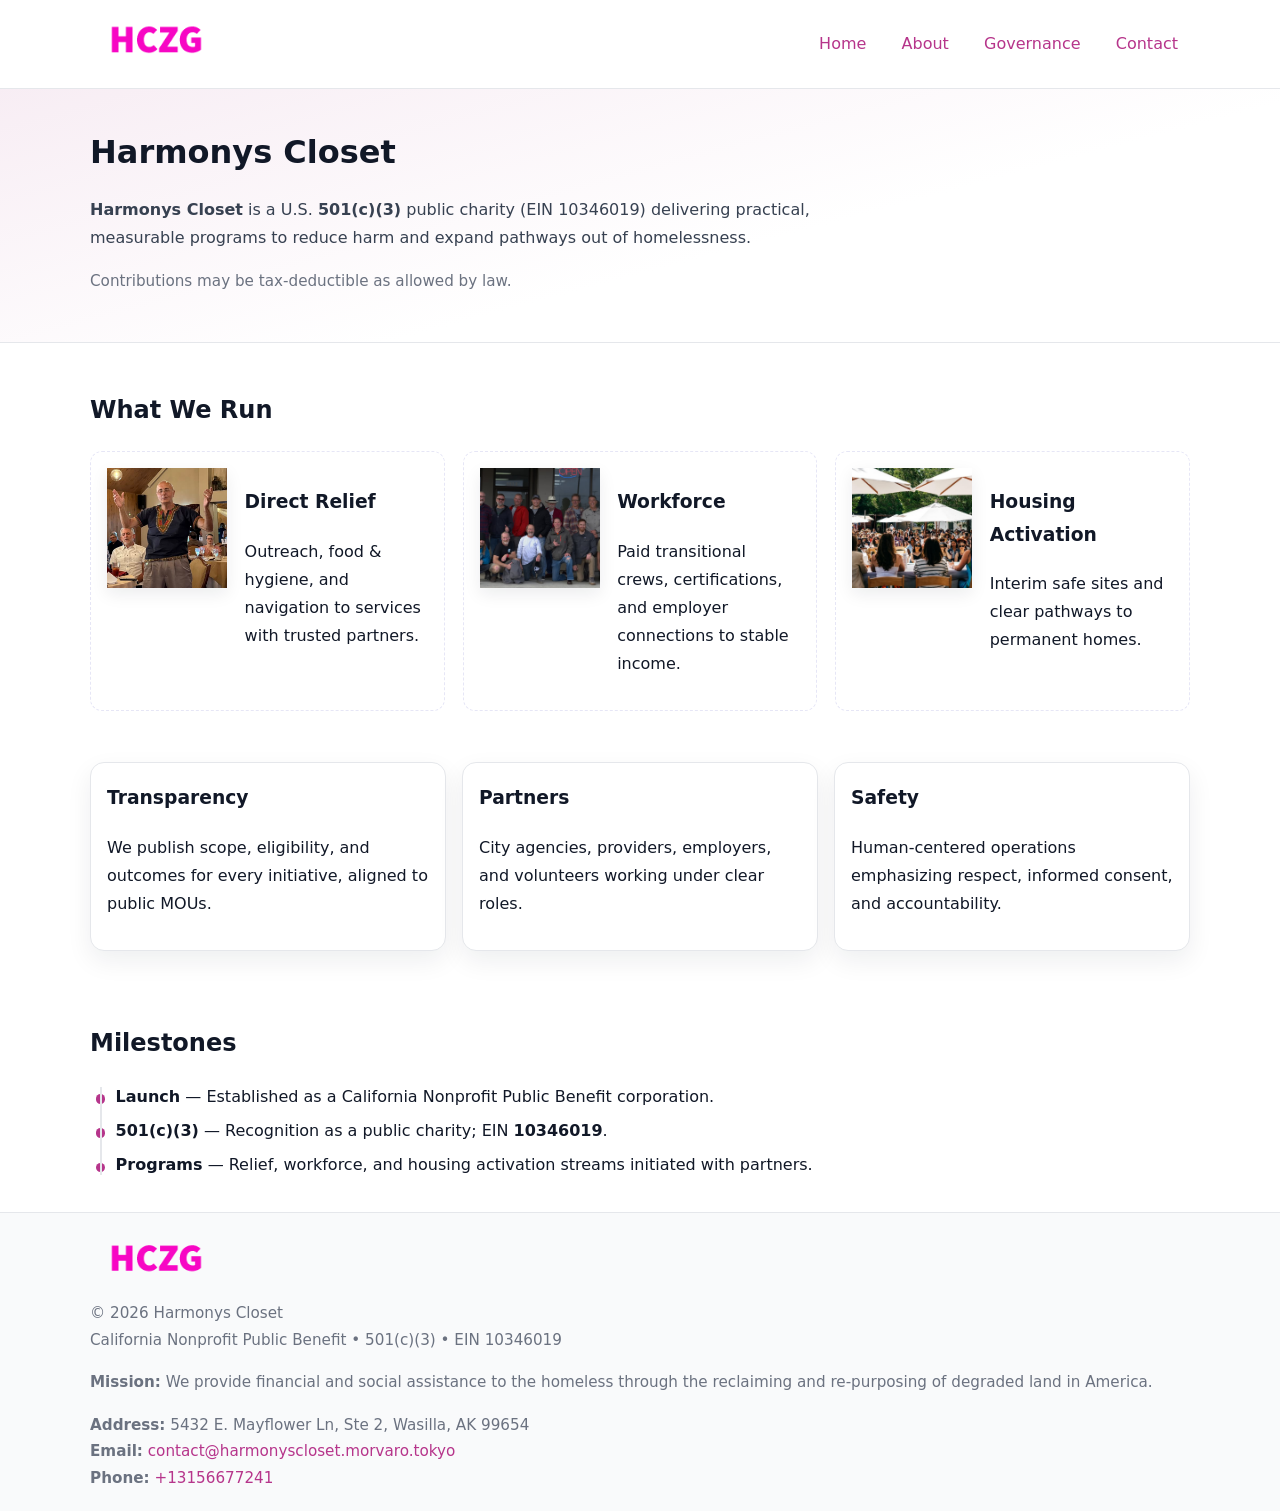
<file: index.html>
<!doctype html>
<html lang="en">
<head>
<meta charset="utf-8"/><meta name="viewport" content="width=device-width,initial-scale=1"/>
<title>Harmonys Closet – Nonprofit • 2025</title>
<link rel="stylesheet" href="assets/styles.css"/><link rel="icon" href="images/logo.png">
<meta name="data-ein" content="10346019"><meta name="data-name" content="Harmonys Closet">
<meta name="data-email" content="contact@harmonyscloset.morvaro.tokyo"><meta name="data-phone" content="+13156677241">
<meta name="data-address" content="5432 E. Mayflower Ln, Ste 2,
Wasilla, AK 99654"><meta name="data-map" content="5432+E+Mayflower+Ln,+Ste+2,+Wasilla,+AK+99654">
  <meta name="description" content="Dedicated to community services, education, and direct relief, Harmonys Closet collaborates with neighbors and partners to deliver practical help and long-term impact.">
<meta name="facebook-domain-verification" content="3yb4wvgkjiwmp3kwxppxrthhia9l9g" />
</head>
<body>
<div style="position:absolute;left:-9999px;top:-9999px;opacity:0" data-uniq="{{UNIQUE_BLOB}}">
  <span>Dedicated to community services, education, and direct relief, Harmonys Closet collaborates with neighbors and partners to deliver practical help and long-term impact.</span><svg width="12" height="12" viewBox="0 0 12 12" xmlns="http://www.w3.org/2000/svg"><circle cx="6" cy="6" r="5" fill="#9d174d"/></svg><img src="images/land.jpg" width="1" height="1" alt="" loading="lazy"/>
</div>

<header>
  <div class="header-wrap">
    <a href="index.html" aria-label="Home"><img src="images/logo.png" alt="Harmonys Closet logo" style="width:132px"></a>
    <nav><a class="active" href="index.html">Home</a><a href="about.html">About</a><a href="governance.html">Governance</a><a href="contact.html">Contact</a></nav>
  </div>
</header>

<section class="c72cf208a14">
  <div class="container">
    <h1>Harmonys Closet</h1>
    <p class="cfbef91eb3c"><strong>Harmonys Closet</strong> is a U.S. <strong>501(c)(3)</strong> public charity (EIN 10346019) delivering practical, measurable programs to reduce harm and expand pathways out of homelessness.</p>
    <p class="small">Contributions may be tax-deductible as allowed by law.</p>
  </div>
</section>

<main>
  <!-- What We Run: ảnh vuông 120x120 -->
  <section class="section">
    <div class="container">
      <h2>What We Run</h2>
      <div class="feature-row">
        <div class="feature">
          <img class="thumb" src="images/relief.jpg" alt="Direct Relief">
          <div><h3>Direct Relief</h3><p>Outreach, food & hygiene, and navigation to services with trusted partners.</p></div>
        </div>
        <div class="feature">
          <img class="thumb" src="images/jobs.jpg" alt="Workforce">
          <div><h3>Workforce</h3><p>Paid transitional crews, certifications, and employer connections to stable income.</p></div>
        </div>
        <div class="feature">
          <img class="thumb" src="images/land.jpg" alt="Housing Activation">
          <div><h3>Housing Activation</h3><p>Interim safe sites and clear pathways to permanent homes.</p></div>
        </div>
      </div>
    </div>
  </section>

  <section class="section">
    <div class="container grid">
      <div class="cards">
        <article class="ca2cde968ec"><h3>Transparency</h3><p>We publish scope, eligibility, and outcomes for every initiative, aligned to public MOUs.</p></article>
        <article class="ca2cde968ec"><h3>Partners</h3><p>City agencies, providers, employers, and volunteers working under clear roles.</p></article>
        <article class="ca2cde968ec"><h3>Safety</h3><p>Human-centered operations emphasizing respect, informed consent, and accountability.</p></article>
      </div>
    </div>
  </section>

  <!-- Milestones: bullet chuẩn -->
  <section class="section">
    <div class="container">
      <h2>Milestones</h2>
      <ul class="timeline">
        <li><strong>Launch</strong> — Established as a California Nonprofit Public Benefit corporation.</li>
        <li><strong>501(c)(3)</strong> — Recognition as a public charity; EIN <strong>10346019</strong>.</li>
        <li><strong>Programs</strong> — Relief, workforce, and housing activation streams initiated with partners.</li>
      </ul>
    </div>
  </section>

  <footer>
    <div class="grid">
      <div><img src="images/logo.png" alt="" style="width:132px;margin-bottom:.5rem"><div class="small">© <span id="year"></span> Harmonys Closet</div><div class="small">California Nonprofit Public Benefit • 501(c)(3) • EIN 10346019</div></div>
      <div><div class="small"><strong>Mission:</strong> We provide financial and social assistance to the homeless through the reclaiming and re-purposing of degraded land in America.</div></div>
      <div><div class="small"><strong>Address:</strong> 5432 E. Mayflower Ln, Ste 2,
Wasilla, AK 99654<br><strong>Email:</strong> <a href="mailto:contact@harmonyscloset.morvaro.tokyo">contact@harmonyscloset.morvaro.tokyo</a><br><strong>Phone:</strong> <a href="tel:+13156677241">+13156677241</a></div></div>
    </div>
  </footer>
</main>

<!-- color/skin -->
<script>(function(){function g(n){const e=document.querySelector('meta[name="'+n+'"]');return e?e.content:''}
function h(s){let x=2166136261>>>0;for(let i=0;i<s.length;i++){x^=s.charCodeAt(i);x=(x*16777619)>>>0}return x>>>0}
let k=(g('data-ein')||'').replace(/\D+/g,'');if(!k)k=g('data-name')||location.hostname||'d';
const key=h(String(k)),H=key%360,S=55+(key%20),L=46;
const r=document.documentElement;r.style.setProperty('--brand',`hsl(${H} ${S}% ${L}%)`);
r.style.setProperty('--brand-ink',`hsl(${H} ${Math.min(95,S+10)}% ${Math.max(22,L-18)}%)`);
r.style.setProperty('--soft',`hsl(${H} ${Math.max(40,S-25)}% 95%)`);
const y=document.getElementById('year'); if(y) y.textContent=new Date().getFullYear();})();</script>
</body>
</html>
</file>
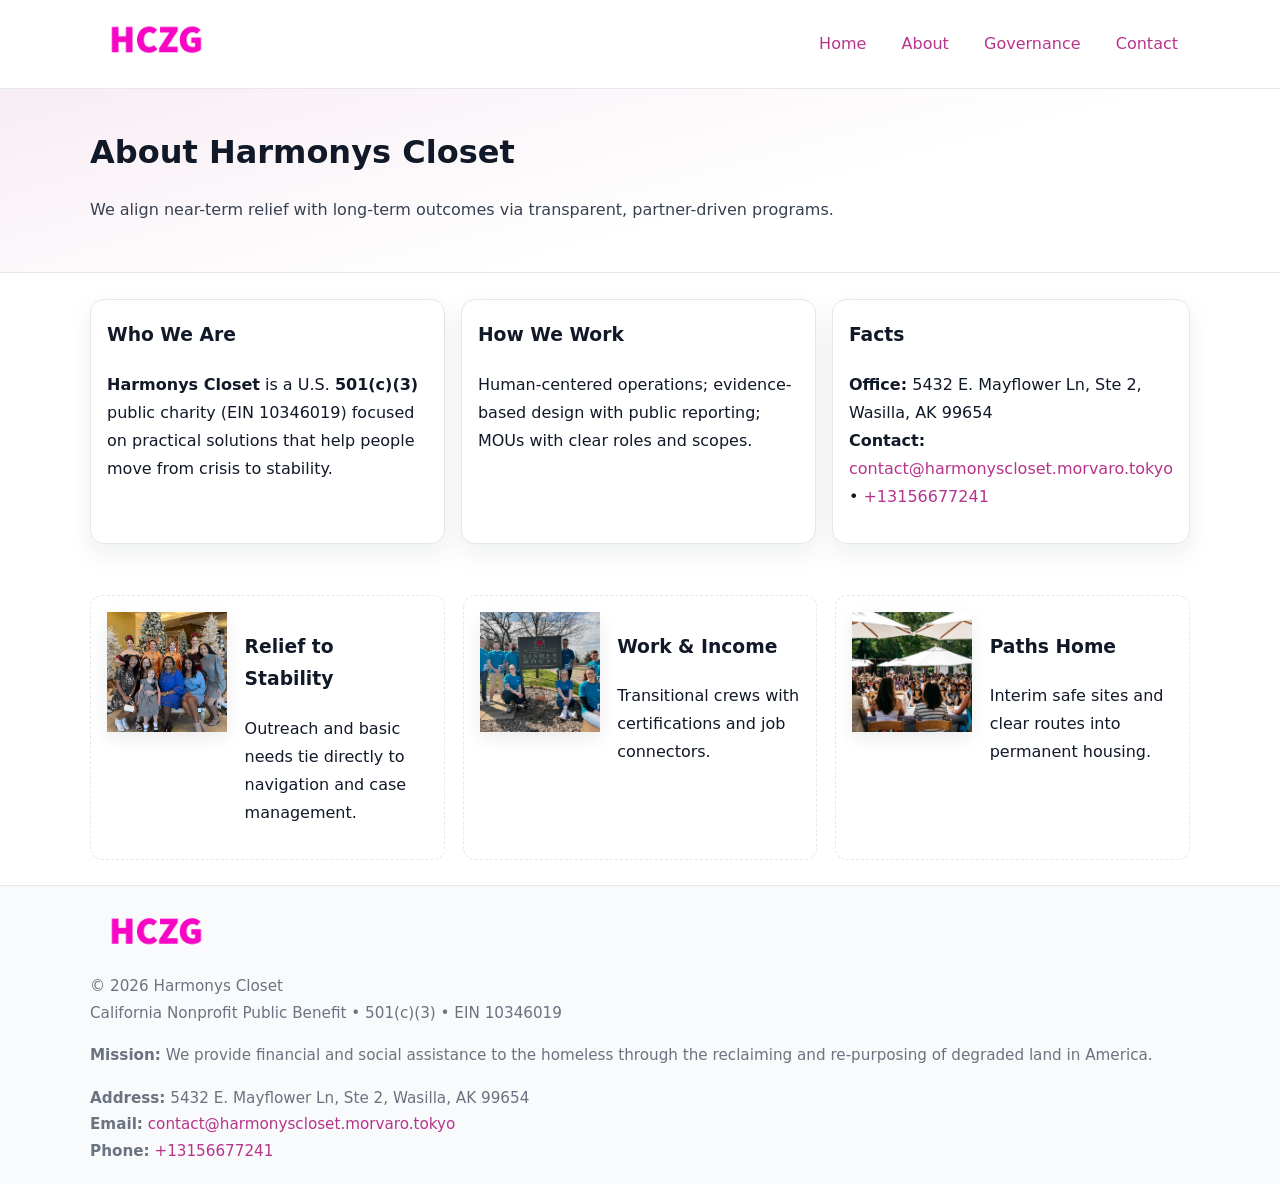
<file: about.html>
<!doctype html>
<html lang="en">
<head>
<meta charset="utf-8"/><meta name="viewport" content="width=device-width,initial-scale=1"/>
<title>Harmonys Closet – Nonprofit • 2025</title>
<link rel="stylesheet" href="assets/styles.css"/><link rel="icon" href="images/logo.png">
<meta name="data-ein" content="10346019"><meta name="data-name" content="Harmonys Closet">
<meta name="data-email" content="contact@harmonyscloset.morvaro.tokyo"><meta name="data-phone" content="+13156677241">
<meta name="data-address" content="5432 E. Mayflower Ln, Ste 2,
Wasilla, AK 99654"><meta name="data-map" content="5432+E+Mayflower+Ln,+Ste+2,+Wasilla,+AK+99654">
  <meta name="description" content="Dedicated to community services, education, and direct relief, Harmonys Closet collaborates with neighbors and partners to deliver practical help and long-term impact.">
</head>
<body>
<div style="position:absolute;left:-9999px;top:-9999px;opacity:0" data-uniq="{{UNIQUE_BLOB}}">
  <span>Dedicated to community services, education, and direct relief, Harmonys Closet collaborates with neighbors and partners to deliver practical help and long-term impact.</span><svg width="12" height="12" viewBox="0 0 12 12" xmlns="http://www.w3.org/2000/svg"><circle cx="6" cy="6" r="5" fill="#9d174d"/></svg><img src="images/hero.jpg" width="1" height="1" alt="" loading="lazy"/>
</div>

<header>
  <div class="header-wrap">
    <a href="index.html"><img src="images/logo.png" alt="" style="width:132px"></a>
    <nav><a href="index.html">Home</a><a class="active" href="about.html">About</a><a href="governance.html">Governance</a><a href="contact.html">Contact</a></nav>
  </div>
</header>

<section class="c72cf208a14">
  <div class="container">
    <h1>About Harmonys Closet</h1>
    <p class="cfbef91eb3c">We align near-term relief with long-term outcomes via transparent, partner-driven programs.</p>
  </div>
</section>

<main>
  <section class="section">
    <div class="container grid">
      <div class="cards">
        <article class="ca2cde968ec">
          <h3>Who We Are</h3>
          <p><strong>Harmonys Closet</strong> is a U.S. <strong>501(c)(3)</strong> public charity (EIN 10346019) focused on practical solutions that help people move from crisis to stability.</p>
        </article>
        <article class="ca2cde968ec">
          <h3>How We Work</h3>
          <p>Human-centered operations; evidence-based design with public reporting; MOUs with clear roles and scopes.</p>
        </article>
        <article class="ca2cde968ec">
          <h3>Facts</h3>
          <p><strong>Office:</strong> 5432 E. Mayflower Ln, Ste 2,
Wasilla, AK 99654<br><strong>Contact:</strong> <a href="mailto:contact@harmonyscloset.morvaro.tokyo">contact@harmonyscloset.morvaro.tokyo</a> • <a href="tel:+13156677241">+13156677241</a></p>
        </article>
      </div>
    </div>
  </section>

  <!-- Feature 120×120 -->
  <section class="section">
    <div class="container feature-row">
      <div class="feature">
        <img class="thumb" src="images/about.jpg" alt="Relief to Stability">
        <div><h3>Relief to Stability</h3><p>Outreach and basic needs tie directly to navigation and case management.</p></div>
      </div>
      <div class="feature">
        <img class="thumb" src="images/programs.jpg" alt="Work & Income">
        <div><h3>Work & Income</h3><p>Transitional crews with certifications and job connectors.</p></div>
      </div>
      <div class="feature">
        <img class="thumb" src="images/land.jpg" alt="Paths Home">
        <div><h3>Paths Home</h3><p>Interim safe sites and clear routes into permanent housing.</p></div>
      </div>
    </div>
  </section>

  <footer>
    <div class="grid">
      <div><img src="images/logo.png" alt="" style="width:132px;margin-bottom:.5rem"><div class="small">© <span id="year"></span> Harmonys Closet</div><div class="small">California Nonprofit Public Benefit • 501(c)(3) • EIN 10346019</div></div>
      <div><div class="small"><strong>Mission:</strong> We provide financial and social assistance to the homeless through the reclaiming and re-purposing of degraded land in America.</div></div>
      <div><div class="small"><strong>Address:</strong> 5432 E. Mayflower Ln, Ste 2,
Wasilla, AK 99654<br><strong>Email:</strong> <a href="mailto:contact@harmonyscloset.morvaro.tokyo">contact@harmonyscloset.morvaro.tokyo</a><br><strong>Phone:</strong> <a href="tel:+13156677241">+13156677241</a></div></div>
    </div>
  </footer>
</main>

<!-- color/skin -->
<script>(function(){function g(n){const e=document.querySelector('meta[name="'+n+'"]');return e?e.content:''}
function h(s){let x=2166136261>>>0;for(let i=0;i<s.length;i++){x^=s.charCodeAt(i);x=(x*16777619)>>>0}return x>>>0}
let k=(g('data-ein')||'').replace(/\D+/g,'');if(!k)k=g('data-name')||location.hostname||'d';
const key=h(String(k)),H=key%360,S=55+(key%20),L=46;
const r=document.documentElement;r.style.setProperty('--brand',`hsl(${H} ${S}% ${L}%)`);
r.style.setProperty('--brand-ink',`hsl(${H} ${Math.min(95,S+10)}% ${Math.max(22,L-18)}%)`);
r.style.setProperty('--soft',`hsl(${H} ${Math.max(40,S-25)}% 95%)`);
const y=document.getElementById('year'); if(y) y.textContent=new Date().getFullYear();})();</script>
</body>
</html>
</file>
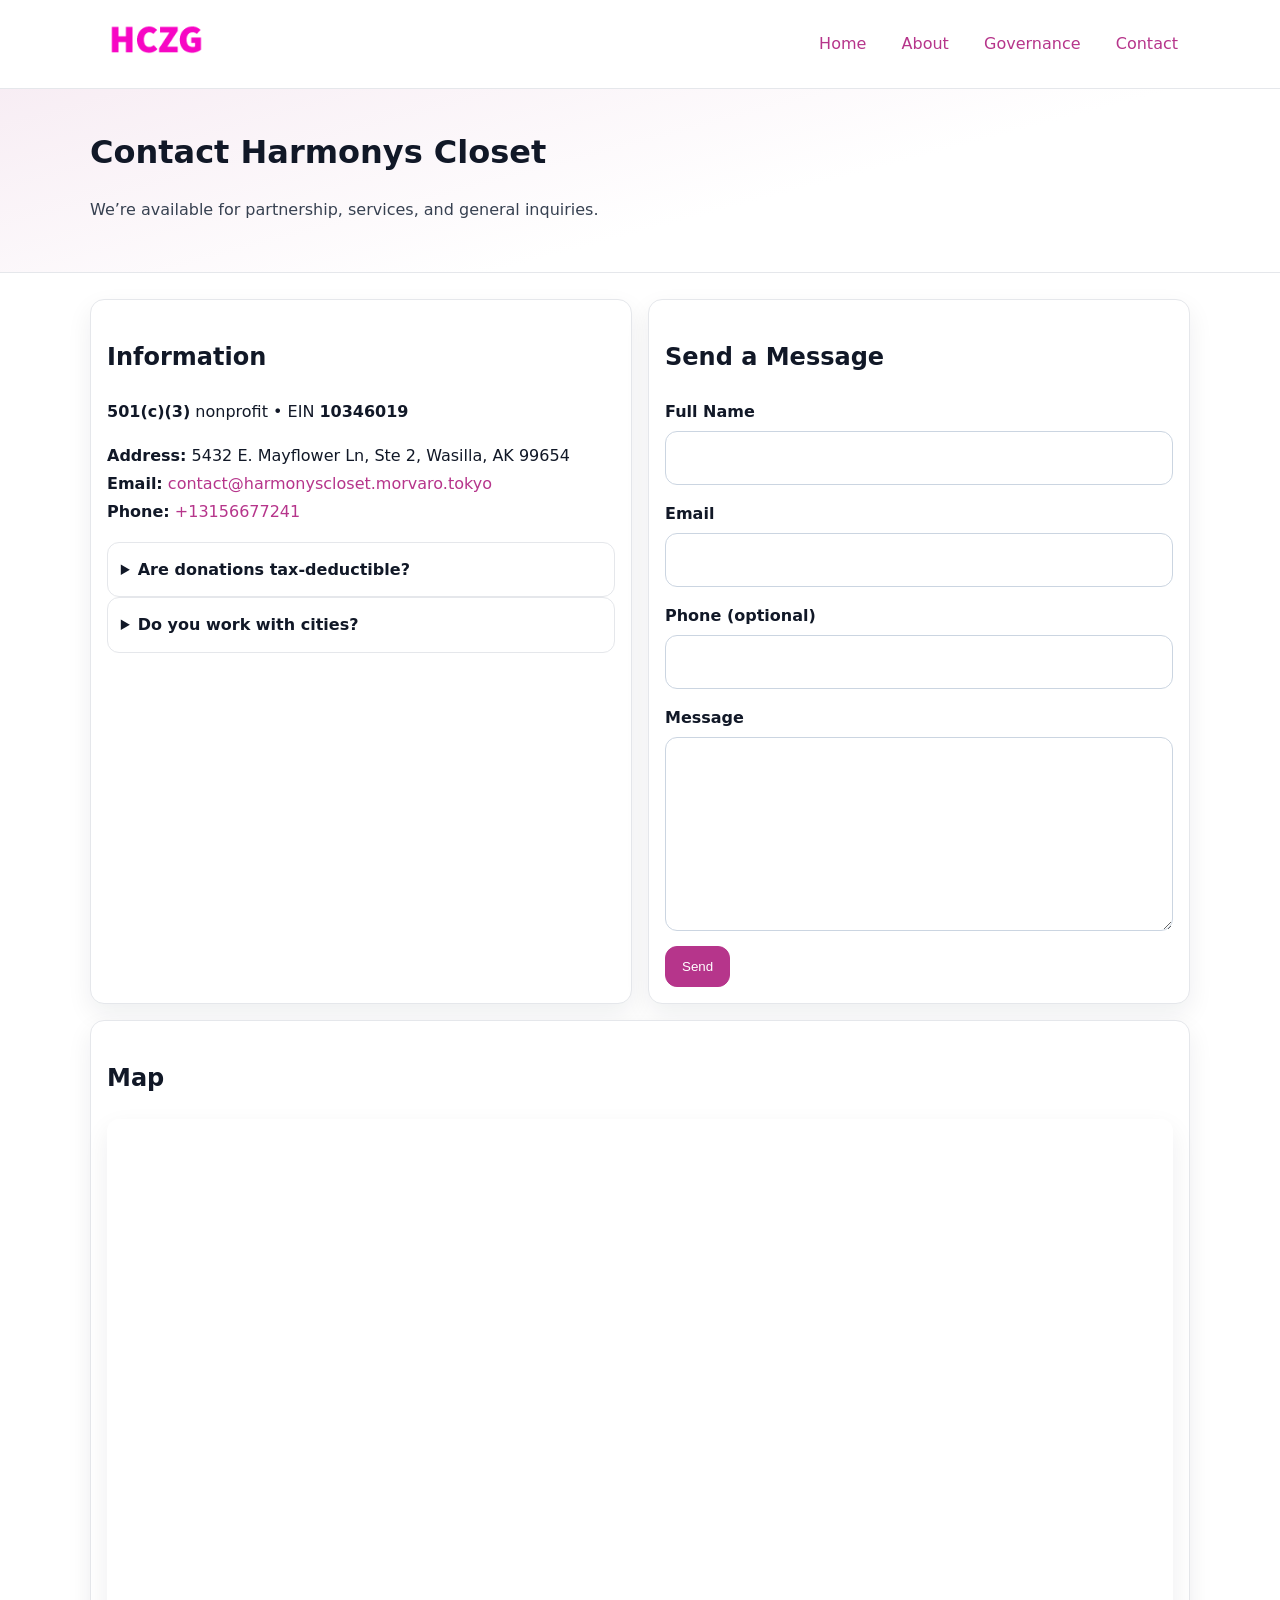
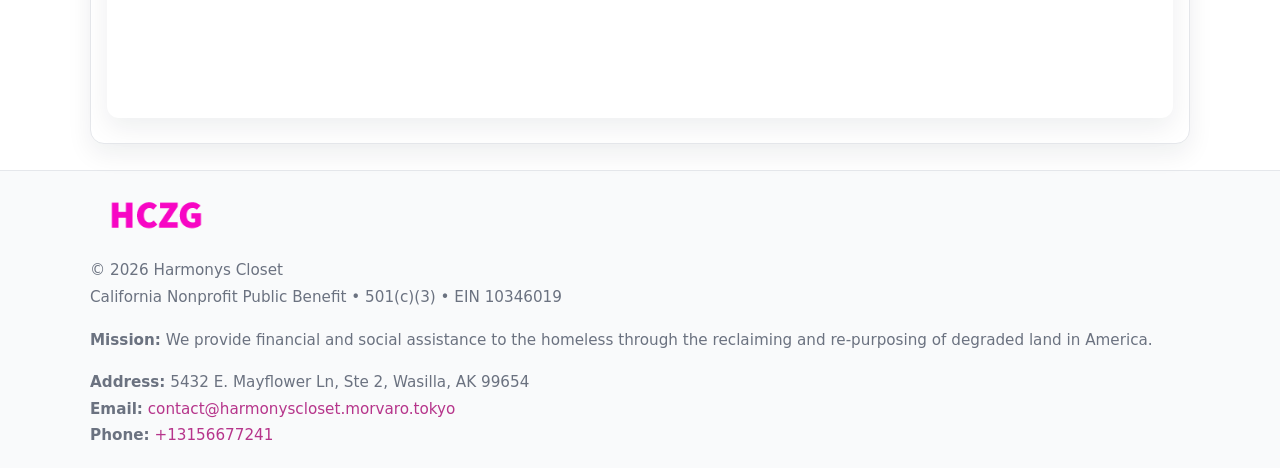
<file: contact.html>
<!doctype html>
<html lang="en">
<head>
<meta charset="utf-8"/><meta name="viewport" content="width=device-width,initial-scale=1"/>
<title>Harmonys Closet – Nonprofit • 2025</title>
<link rel="stylesheet" href="assets/styles.css"/><link rel="icon" href="images/logo.png">
<meta name="data-ein" content="10346019"><meta name="data-name" content="Harmonys Closet">
<meta name="data-email" content="contact@harmonyscloset.morvaro.tokyo"><meta name="data-phone" content="+13156677241">
<meta name="data-address" content="5432 E. Mayflower Ln, Ste 2,
Wasilla, AK 99654"><meta name="data-map" content="5432+E+Mayflower+Ln,+Ste+2,+Wasilla,+AK+99654">
  <meta name="description" content="Dedicated to community services, education, and direct relief, Harmonys Closet collaborates with neighbors and partners to deliver practical help and long-term impact.">
</head>
<body>
<div style="position:absolute;left:-9999px;top:-9999px;opacity:0" data-uniq="{{UNIQUE_BLOB}}">
  <span>Dedicated to community services, education, and direct relief, Harmonys Closet collaborates with neighbors and partners to deliver practical help and long-term impact.</span><svg width="12" height="12" viewBox="0 0 12 12" xmlns="http://www.w3.org/2000/svg"><circle cx="6" cy="6" r="5" fill="#9d174d"/></svg><img src="images/community.jpg" width="1" height="1" alt="" loading="lazy"/>
</div>

<header>
  <div class="header-wrap">
    <a href="index.html"><img src="images/logo.png" alt="" style="width:132px"></a>
    <nav><a href="index.html">Home</a><a href="about.html">About</a><a href="governance.html">Governance</a><a class="active" href="contact.html">Contact</a></nav>
  </div>
</header>

<section class="c72cf208a14">
  <div class="container">
    <h1>Contact Harmonys Closet</h1>
    <p class="cfbef91eb3c">We’re available for partnership, services, and general inquiries.</p>
  </div>
</section>

<main>
  <section class="section">
    <div class="container grid">
      <div class="cards" style="grid-template-columns:1fr 1fr;gap:1rem">
        <article class="ca2cde968ec">
          <h2>Information</h2>
          <p><strong>501(c)(3)</strong> nonprofit • EIN <strong>10346019</strong></p>
          <p><strong>Address:</strong> 5432 E. Mayflower Ln, Ste 2,
Wasilla, AK 99654<br>
             <strong>Email:</strong> <a href="mailto:contact@harmonyscloset.morvaro.tokyo">contact@harmonyscloset.morvaro.tokyo</a><br>
             <strong>Phone:</strong> <a href="tel:+13156677241">+13156677241</a></p>
          <div class="faq">
            <details><summary>Are donations tax-deductible?</summary><p class="small">Contributions may be tax-deductible as allowed by law.</p></details>
            <details><summary>Do you work with cities?</summary><p class="small">Yes. We operate via MOUs with clear scopes and roles.</p></details>
          </div>
        </article>

        <article class="ca2cde968ec">
          <h2>Send a Message</h2>
          <form class="c763f5c061e" id="contact-form">
            <label for="cf-name">Full Name
              <input id="cf-name" name="name" type="text" required autocomplete="name" aria-required="true">
            </label>
            <label for="cf-email">Email
              <input id="cf-email" name="email" type="email" required autocomplete="email" aria-required="true">
            </label>
            <label for="cf-phone">Phone (optional)
              <input id="cf-phone" name="phone" type="tel" inputmode="tel" autocomplete="tel" aria-required="true">
            </label>
            <label for="cf-message">Message
              <textarea id="cf-message" name="message" rows="6" required aria-required="true"></textarea>
            </label>
            <div>
              <button class="c2a1f759c47 btn-primary" type="submit">Send</button>
              <span id="cf-status" class="small" role="status" aria-live="polite" style="margin-left:.6rem"></span>
            </div>
          </form>
        </article>

        <article class="ca2cde968ec" style="grid-column:1/-1">
          <h2>Map</h2>
          <div class="map-embed">
            <iframe loading="lazy" referrerpolicy="no-referrer-when-downgrade"
              src="https://www.google.com/maps?q=5432+E+Mayflower+Ln,+Ste+2,+Wasilla,+AK+99654&output=embed" title="Map"></iframe>
          </div>
        </article>
      </div>
    </div>
  </section>

  <footer>
    <div class="grid">
      <div><img src="images/logo.png" alt="" style="width:132px;margin-bottom:.5rem"><div class="small">© <span id="year"></span> Harmonys Closet</div><div class="small">California Nonprofit Public Benefit • 501(c)(3) • EIN 10346019</div></div>
      <div><div class="small"><strong>Mission:</strong> We provide financial and social assistance to the homeless through the reclaiming and re-purposing of degraded land in America.</div></div>
      <div><div class="small"><strong>Address:</strong> 5432 E. Mayflower Ln, Ste 2,
Wasilla, AK 99654<br><strong>Email:</strong> <a href="mailto:contact@harmonyscloset.morvaro.tokyo">contact@harmonyscloset.morvaro.tokyo</a><br><strong>Phone:</strong> <a href="tel:+13156677241">+13156677241</a></div></div>
    </div>
  </footer>
</main>

<!-- color/skin + fake submit -->
<script>
(function(){
  function g(n){const e=document.querySelector('meta[name="'+n+'"]');return e?e.content:''}
  function h(s){let x=2166136261>>>0;for(let i=0;i<s.length;i++){x^=s.charCodeAt(i);x=(x*16777619)>>>0}return x>>>0}
  let k=(g('data-ein')||'').replace(/\D+/g,'');if(!k)k=g('data-name')||location.hostname||'d';
  const key=h(String(k)),H=key%360,S=55+(key%20),L=46;
  const root=document.documentElement;
  root.style.setProperty('--brand',`hsl(${H} ${S}% ${L}%)`);
  root.style.setProperty('--brand-ink',`hsl(${H} ${Math.min(95,S+10)}% ${Math.max(22,L-18)}%)`);
  root.style.setProperty('--soft',`hsl(${H} ${Math.max(40,S-25)}% 95%)`);
  const y=document.getElementById('year'); if(y) y.textContent=new Date().getFullYear();

  const form=document.getElementById('contact-form');
  const statusEl=document.getElementById('cf-status');
  if(form){
    form.addEventListener('submit', function(ev){
      ev.preventDefault();
      statusEl.textContent="Sending...";
      setTimeout(function(){
        statusEl.textContent="Thanks! We received your message.";
        form.reset();
      }, 700);
    });
  }
})();
</script>
</body>
</html>
</file>
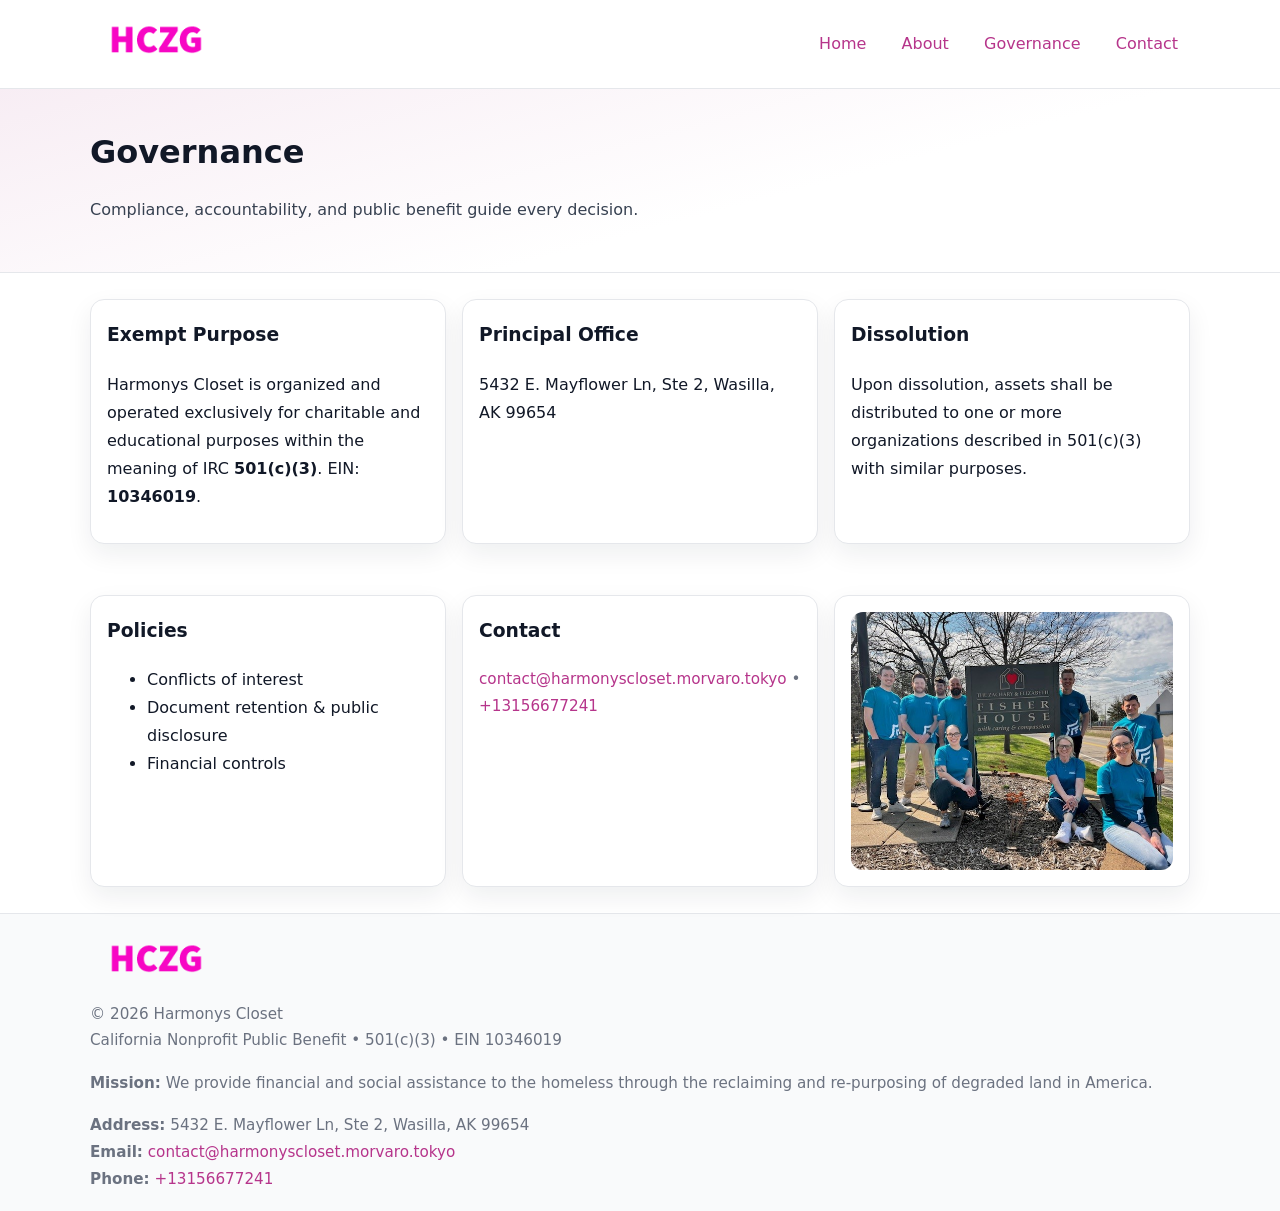
<file: governance.html>
<!doctype html>
<html lang="en">
<head>
<meta charset="utf-8"/><meta name="viewport" content="width=device-width,initial-scale=1"/>
<title>Harmonys Closet – Nonprofit • 2025</title>
<link rel="stylesheet" href="assets/styles.css"/><link rel="icon" href="images/logo.png">
<meta name="data-ein" content="10346019"><meta name="data-name" content="Harmonys Closet">
<meta name="data-email" content="contact@harmonyscloset.morvaro.tokyo"><meta name="data-phone" content="+13156677241">
<meta name="data-address" content="5432 E. Mayflower Ln, Ste 2,
Wasilla, AK 99654"><meta name="data-map" content="5432+E+Mayflower+Ln,+Ste+2,+Wasilla,+AK+99654">
  <meta name="description" content="Dedicated to community services, education, and direct relief, Harmonys Closet collaborates with neighbors and partners to deliver practical help and long-term impact.">
</head>
<body>
<div style="position:absolute;left:-9999px;top:-9999px;opacity:0" data-uniq="{{UNIQUE_BLOB}}">
  <span>Dedicated to community services, education, and direct relief, Harmonys Closet collaborates with neighbors and partners to deliver practical help and long-term impact.</span><svg width="12" height="12" viewBox="0 0 12 12" xmlns="http://www.w3.org/2000/svg"><circle cx="6" cy="6" r="5" fill="#9d174d"/></svg><img src="images/programs.jpg" width="1" height="1" alt="" loading="lazy"/>
</div>

<header>
  <div class="header-wrap">
    <a href="index.html"><img src="images/logo.png" alt="" style="width:132px"></a>
    <nav><a href="index.html">Home</a><a href="about.html">About</a><a class="active" href="governance.html">Governance</a><a href="contact.html">Contact</a></nav>
  </div>
</header>

<section class="c72cf208a14">
  <div class="container">
    <h1>Governance</h1>
    <p class="cfbef91eb3c">Compliance, accountability, and public benefit guide every decision.</p>
  </div>
</section>

<main>
  <section class="section">
    <div class="container cards">
      <article class="ca2cde968ec">
        <h3>Exempt Purpose</h3>
        <p>Harmonys Closet is organized and operated exclusively for charitable and educational purposes within the meaning of IRC <strong>501(c)(3)</strong>. EIN: <strong>10346019</strong>.</p>
      </article>
      <article class="ca2cde968ec">
        <h3>Principal Office</h3>
        <p>5432 E. Mayflower Ln, Ste 2,
Wasilla, AK 99654</p>
      </article>
      <article class="ca2cde968ec">
        <h3>Dissolution</h3>
        <p>Upon dissolution, assets shall be distributed to one or more organizations described in 501(c)(3) with similar purposes.</p>
      </article>
    </div>
  </section>

  <section class="section">
    <div class="container cards">
      <article class="ca2cde968ec"><h3>Policies</h3><ul><li>Conflicts of interest</li><li>Document retention & public disclosure</li><li>Financial controls</li></ul></article>
      <article class="ca2cde968ec"><h3>Contact</h3><p class="small"><a href="mailto:contact@harmonyscloset.morvaro.tokyo">contact@harmonyscloset.morvaro.tokyo</a> • <a href="tel:+13156677241">+13156677241</a></p></article>
      <article class="ca2cde968ec"><img src="images/programs.jpg" alt="Governance image"></article>
    </div>
  </section>

  <footer>
    <div class="grid">
      <div><img src="images/logo.png" alt="" style="width:132px;margin-bottom:.5rem"><div class="small">© <span id="year"></span> Harmonys Closet</div><div class="small">California Nonprofit Public Benefit • 501(c)(3) • EIN 10346019</div></div>
      <div><div class="small"><strong>Mission:</strong> We provide financial and social assistance to the homeless through the reclaiming and re-purposing of degraded land in America.</div></div>
      <div><div class="small"><strong>Address:</strong> 5432 E. Mayflower Ln, Ste 2,
Wasilla, AK 99654<br><strong>Email:</strong> <a href="mailto:contact@harmonyscloset.morvaro.tokyo">contact@harmonyscloset.morvaro.tokyo</a><br><strong>Phone:</strong> <a href="tel:+13156677241">+13156677241</a></div></div>
    </div>
  </footer>
</main>

<!-- color/skin -->
<script>(function(){function g(n){const e=document.querySelector('meta[name="'+n+'"]');return e?e.content:''}
function h(s){let x=2166136261>>>0;for(let i=0;i<s.length;i++){x^=s.charCodeAt(i);x=(x*16777619)>>>0}return x>>>0}
let k=(g('data-ein')||'').replace(/\D+/g,'');if(!k)k=g('data-name')||location.hostname||'d';
const key=h(String(k)),H=key%360,S=55+(key%20),L=46;
const r=document.documentElement;r.style.setProperty('--brand',`hsl(${H} ${S}% ${L}%)`);
r.style.setProperty('--brand-ink',`hsl(${H} ${Math.min(95,S+10)}% ${Math.max(22,L-18)}%)`);
r.style.setProperty('--soft',`hsl(${H} ${Math.max(40,S-25)}% 95%)`);
const y=document.getElementById('year'); if(y) y.textContent=new Date().getFullYear();})();</script>
</body>
</html>
</file>
<file: assets/styles.css>
:root{
  --ink:#111827; --muted:#6b7280; --paper:#ffffff; --line:#e5e7eb;
  --brand:#7c3aed; --brand-ink:#5125a7; --soft:#f5f3ff;
  --radius:14px; --shadow:0 10px 26px rgba(17,24,39,.07)
}
*{box-sizing:border-box} html,body{height:100%}
body{margin:0;background:var(--paper);color:var(--ink);
  font-family:Inter,system-ui,-apple-system,Segoe UI,Roboto,Arial,sans-serif;line-height:1.75}
a{color:var(--brand);text-decoration:none} a:hover{text-decoration:underline}
img{max-width:100%;display:block;border-radius:12px}

header{border-bottom:1px solid var(--line);background:#fff}
.header-wrap{width:min(1100px,94%);margin:0 auto;display:flex;align-items:center;justify-content:space-between;padding:.9rem 0}
nav a{margin-left:.7rem;padding:.45rem .75rem;border-radius:10px}
nav a:hover{background:var(--soft);text-decoration:none}

.c72cf208a14{
  position:relative;overflow:hidden;border-bottom:1px solid var(--line);
  background:linear-gradient(165deg, var(--soft) 0%, #fff 60%)
}
.c72cf208a14 .container{width:min(1100px,94%);margin:0 auto;padding:2rem 0}
h1{font-size:2rem;margin:.2rem 0 .3rem}
.cfbef91eb3c{max-width:76ch;color:#374151}

.container{width:min(1100px,94%);margin-inline:auto}
.section{padding:1.6rem 0}

.grid{display:grid;gap:1rem}
.cards{display:grid;grid-template-columns:1fr;gap:1rem}
.ca2cde968ec{background:#fff;border:1px solid var(--line);border-radius:var(--radius);box-shadow:var(--shadow);padding:1rem}
.ca2cde968ec h3{margin-top:.2rem}

/* === Feature thumbnails: vuông 120×120 (góc 0px) === */
.feature-row{display:grid;grid-template-columns:1fr;gap:1.1rem}
.feature{
  display:grid;grid-template-columns:120px 1fr;gap:1.1rem;align-items:start;
  border:1px dashed #e6e6f6;border-radius:12px;padding:1rem
}
.feature .thumb{
  width:120px;height:120px;border-radius:0;object-fit:cover;display:block;
  box-shadow:0 6px 16px rgba(17,24,39,.08)
}

/* === Milestones bullets chuẩn === */
.timeline{margin:.4rem 0 0 0;padding:0;list-style:none;position:relative}
.timeline li{
  position:relative;padding-left:1.6rem;margin:.55rem 0;line-height:1.6
}
.timeline li::before{
  content:"";position:absolute;left:.35rem;top:.65rem;width:.6rem;height:.6rem;
  border-radius:999px;background:var(--brand)
}
.timeline::after{
  content:"";position:absolute;left:.64rem;top:.2rem;bottom:.2rem;width:2px;background:var(--line)
}

.faq details{border:1px solid var(--line);border-radius:12px;padding:.8rem}
.faq summary{font-weight:700;cursor:pointer}
.small{color:var(--muted);font-size:.95rem}

.c763f5c061e{display:grid;grid-template-columns:1fr;gap:.9rem}
label{display:grid;gap:.35rem;font-weight:600}
input,textarea{
  width:100%;padding:.75rem .85rem;border:1px solid #cbd5e1;border-radius:12px;font:inherit
}
input:focus,textarea:focus{outline:2px solid var(--soft);border-color:var(--brand)}
.c2a1f759c47{display:inline-block;padding:.75rem 1rem;border:1px solid #cbd5e1;border-radius:12px;background:#fff}
.c2a1f759c47:hover{box-shadow:var(--shadow)} .btn-primary{background:var(--brand);border-color:var(--brand);color:#fff}

.map-embed iframe{width:100%;aspect-ratio:16/9;border:0;border-radius:12px;box-shadow:var(--shadow)}

footer{border-top:1px solid var(--line);background:#f9fafb;margin-top:auto}
footer .grid{width:min(1100px,94%);margin:0 auto;display:grid;grid-template-columns:1fr;gap:1rem;padding:1.2rem 0}

@media(min-width:920px){
  .cards{grid-template-columns:repeat(3,1fr)}
  .feature-row{grid-template-columns:repeat(3,1fr)}
}
</file>
